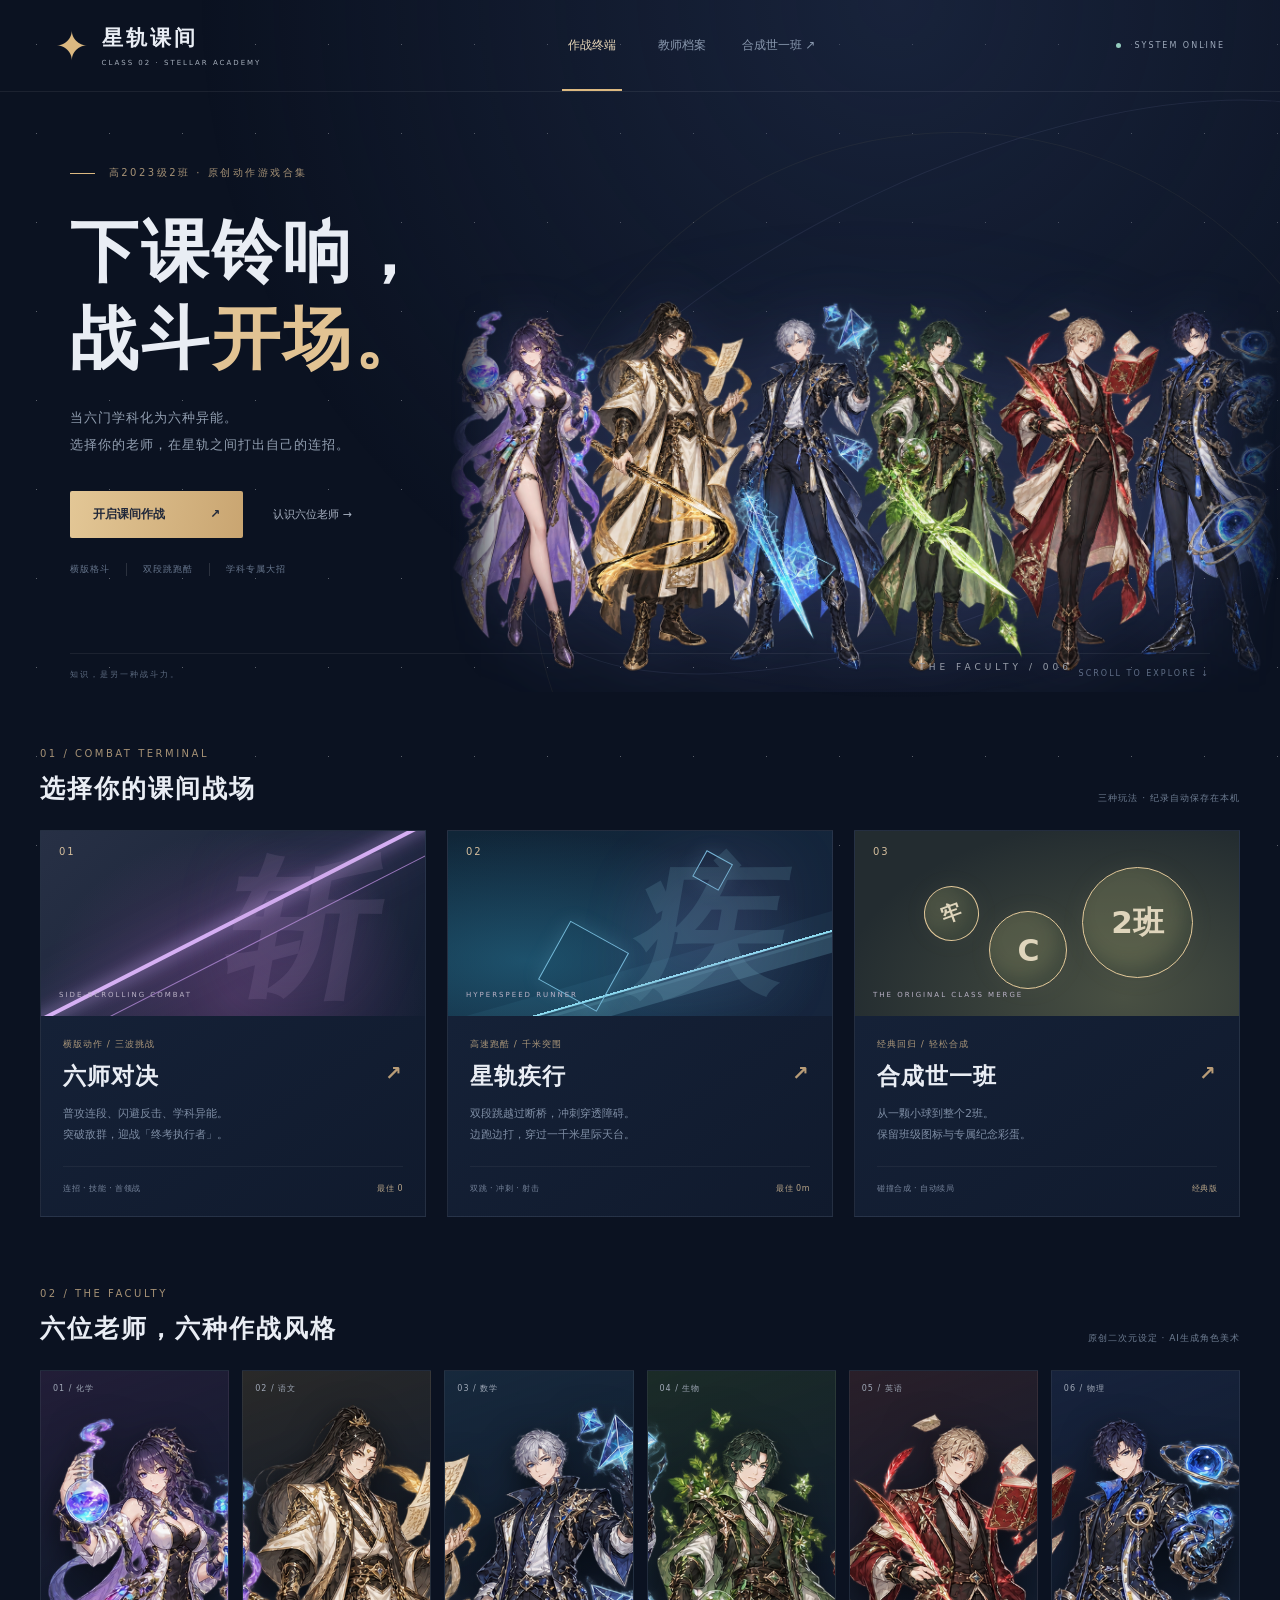
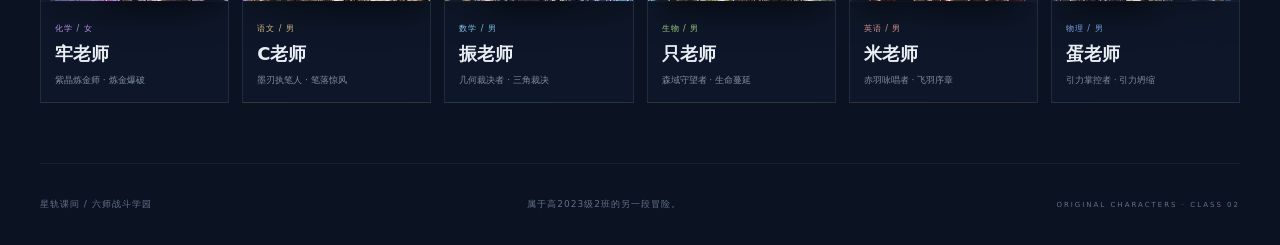
<file: index.html>
<!doctype html><html lang="zh-CN"><head><meta charset="utf-8"><meta name="viewport" content="width=device-width,initial-scale=1,viewport-fit=cover"><meta name="theme-color" content="#0d1425"><meta name="description" content="六位老师，六种学科异能。原创二次元横版格斗、高速跑酷与班级合成游戏。"><title>六师战斗学园 · 星轨课间</title><meta name="mobile-web-app-capable" content="yes"><meta name="apple-mobile-web-app-capable" content="yes"><meta name="apple-mobile-web-app-status-bar-style" content="black-translucent"><link rel="manifest" href="manifest.webmanifest"><link rel="stylesheet" href="academy.css?v=20261102-joystick1"></head><body>
<div class="stars-backdrop"></div><header class="nav"><a href="./" class="logo"><span>✦</span><b>星轨课间<small>CLASS 02 · STELLAR ACADEMY</small></b></a><nav><button class="nav-active" data-scroll="games">作战终端</button><button data-scroll="faculty">教师档案</button><a href="merge.html">合成世一班 ↗</a></nav><span class="online"><i></i> SYSTEM ONLINE</span></header>
<main id="lobby"><section class="hero"><div class="orbit orbit-one"></div><div class="orbit orbit-two"></div><div class="hero-copy"><div class="eyebrow"><span></span> 高2023级2班 · 原创动作游戏合集</div><h1>下课铃响，<br>战斗<span>开场。</span></h1><p>当六门学科化为六种异能。<br>选择你的老师，在星轨之间打出自己的连招。</p><div class="hero-actions"><button class="gold-button" data-scroll="games">开启课间作战 <span>↗</span></button><button class="quiet-button" data-scroll="faculty">认识六位老师 →</button></div><div class="hero-tags"><span>横版格斗</span><span>双段跳跑酷</span><span>学科专属大招</span></div></div><div class="hero-art"><img src="teachers-atlas.png" alt="六位原创二次元老师：化学牢老师、语文C老师、数学振老师、生物只老师、英语米老师、物理蛋老师"><span class="art-note">THE FACULTY / 006</span><div class="hero-art-glow"></div></div><div class="hero-bottom"><span>知识，是另一种战斗力。</span><span>SCROLL TO EXPLORE ↓</span></div></section>
<section id="games" class="section"><div class="section-heading"><div><span class="eyebrow">01 / COMBAT TERMINAL</span><h2>选择你的课间战场</h2></div><span class="section-side">三种玩法 · 纪录自动保存在本机</span></div><div class="mode-grid"><button class="mode-card fighter-card" data-mode="fighter"><div class="mode-art"><div class="arena-line"></div><span class="mode-symbol">斩</span><span class="mode-number">01</span><span class="mode-tag">SIDE-SCROLLING COMBAT</span></div><div class="mode-body"><div class="mode-kicker">横版动作 / 三波挑战</div><h3>六师对决 <span>↗</span></h3><p>普攻连段、闪避反击、学科异能。<br>突破敌群，迎战「终考执行者」。</p><div class="mode-meta"><span>连招 · 技能 · 首领战</span><b id="fighterRecord">最佳 0</b></div></div></button><button class="mode-card runner-card" data-mode="runner"><div class="mode-art"><div class="runner-road"></div><span class="mode-symbol">疾</span><span class="mode-number">02</span><span class="mode-tag">HYPERSPEED RUNNER</span></div><div class="mode-body"><div class="mode-kicker">高速跑酷 / 千米突围</div><h3>星轨疾行 <span>↗</span></h3><p>双段跳越过断桥，冲刺穿透障碍。<br>边跑边打，穿过一千米星际天台。</p><div class="mode-meta"><span>双跳 · 冲刺 · 射击</span><b id="runnerRecord">最佳 0m</b></div></div></button><a class="mode-card merge-card" href="merge.html"><div class="mode-art"><span class="merge-orb orb-a">牢</span><span class="merge-orb orb-b">C</span><span class="merge-orb orb-c">2班</span><span class="mode-number">03</span><span class="mode-tag">THE ORIGINAL CLASS MERGE</span></div><div class="mode-body"><div class="mode-kicker">经典回归 / 轻松合成</div><h3>合成世一班 <span>↗</span></h3><p>从一颗小球到整个2班。<br>保留班级图标与专属纪念彩蛋。</p><div class="mode-meta"><span>碰撞合成 · 自动续局</span><b>经典版</b></div></div></a></div></section>
<section id="faculty" class="section faculty-section"><div class="section-heading"><div><span class="eyebrow">02 / THE FACULTY</span><h2>六位老师，六种作战风格</h2></div><span class="section-side">原创二次元设定 · AI生成角色美术</span></div><div id="facultyGrid" class="faculty-grid"></div></section><footer><span>星轨课间 / 六师战斗学园</span><p>属于高2023级2班的另一段冒险。</p><span>ORIGINAL CHARACTERS · CLASS 02</span></footer></main>
<dialog id="selectDialog"><button class="close-dialog" data-close aria-label="关闭角色选择">×</button><div class="eyebrow">PREPARE FOR DEPLOYMENT</div><h2 id="selectTitle">选择出战老师</h2><div id="selectGrid" class="select-grid"></div><div class="selected-detail"><div><span id="selectedSubject"></span><h3 id="selectedName"></h3><p id="selectedDesc"></p></div><div><label>学科异能 <b>E</b></label><strong id="selectedSkill"></strong><label>终结技 <b>Q</b></label><strong id="selectedUlt"></strong></div></div><div id="selectionAbilities" class="ability-intros"></div><div class="briefing" id="briefing"></div><button id="deploy" class="gold-button">确认出战 <span>→</span></button></dialog>
<section id="playScreen" hidden><div class="play-top"><button id="backToLobby">← 返回学园</button><span id="playMode">六师对决</span><div><button id="fullscreenButton" aria-label="进入全屏横屏">⛶ 横屏</button><button id="skillHelpButton">技能介绍</button><button id="audioToggle" aria-pressed="false">音效 关</button><button id="pauseButton">暂停 Ⅱ</button></div></div><div id="canvasShell"><canvas id="actionCanvas" tabindex="0" aria-label="动作游戏。A D或左右键移动，空格跳跃，J攻击，K冲刺，E技能一，R技能二，Q大招，P暂停。"></canvas><div class="battle-hud"><div class="player-hud"><div class="mini-portrait" id="hudPortrait"></div><div class="vitals"><span id="hudName"></span><div class="hp-track"><i id="hpFill"></i></div><small id="hpText">100 / 100</small></div></div><div class="center-hud"><span id="waveText">WAVE 01</span><strong id="scoreText">00000</strong></div><div class="energy-hud"><span>终结能量</span><div><i id="energyFill"></i></div><strong id="energyText">0%</strong></div></div><div id="battleNotice" aria-live="polite"></div><div id="pausePanel" class="game-overlay" hidden><span class="eyebrow">TIME STANDS STILL</span><h2>课间，稍作休息。</h2><button id="continueButton" class="gold-button">继续作战 ▶</button><button id="pauseExit" class="quiet-button">返回学园</button></div><div id="resultPanel" class="game-overlay" hidden><span class="eyebrow" id="resultKicker">MISSION COMPLETE</span><h2 id="resultTitle">作战完成</h2><p id="resultStats"></p><div><button id="retryButton" class="gold-button">再战一次 ↻</button><button id="resultExit" class="quiet-button">返回学园</button></div></div></div><div class="touch-controls"><div class="direction-pad"><div id="moveJoystick" class="move-joystick" role="group" aria-label="移动摇杆，向左或向右拖动"><span class="joystick-axis">‹　›</span><span class="joystick-knob"></span></div><span class="joystick-caption">拖动移动</span></div><div class="action-pad"><button data-action="ult" class="ability-button " aria-label="终结技"><span class="action-face"><span class="action-icon">✦</span><span class="cd-shade"></span><b class="cd-value"></b><kbd>Q</kbd></span><span class="action-caption">终结技</span></button><button data-action="skill" class="ability-button " aria-label="技能一"><span class="action-face"><span class="action-icon">⚗</span><span class="cd-shade"></span><b class="cd-value"></b><kbd>E</kbd></span><span class="action-caption">技能一</span></button><button data-action="skill2" class="ability-button " aria-label="技能二"><span class="action-face"><span class="action-icon">◇</span><span class="cd-shade"></span><b class="cd-value"></b><kbd>R</kbd></span><span class="action-caption">技能二</span></button><button data-action="dash" class="ability-button " aria-label="冲刺"><span class="action-face"><span class="action-icon">➤</span><span class="cd-shade"></span><b class="cd-value"></b><kbd>K</kbd></span><span class="action-caption">冲刺</span></button><button data-action="jump" class="ability-button " aria-label="双跳"><span class="action-face"><span class="action-icon">↑↑</span><span class="cd-shade"></span><b class="cd-value"></b><kbd>空格</kbd></span><span class="action-caption">双跳</span></button><button data-action="attack" class="ability-button attack-button" aria-label="攻击"><span class="action-face"><span class="action-icon">斩</span><span class="cd-shade"></span><b class="cd-value"></b><kbd>J</kbd></span><span class="action-caption">攻击</span></button></div></div><p class="desktop-help" id="controlHint">A / D 移动 · 空格双段跳 · J 普攻 · K 闪避 · E 技能 · Q 终结技 · P 暂停</p></section>
<dialog id="skillDialog"><button class="close-dialog" data-close aria-label="关闭技能介绍">×</button><span class="eyebrow">TEACHER ABILITIES</span><h2 id="skillDialogTitle">技能介绍</h2><div id="battleAbilities" class="ability-intros"></div><p class="briefing">查看介绍时暂停作战与技能冷却。关闭后回到原来的状态。</p><button class="gold-button" data-close>了解，回到战场 →</button></dialog>
<div id="toast" role="status" aria-live="polite"></div><script src="academy.bundle.js?v=20261102-joystick1"></script></body></html>
</file>
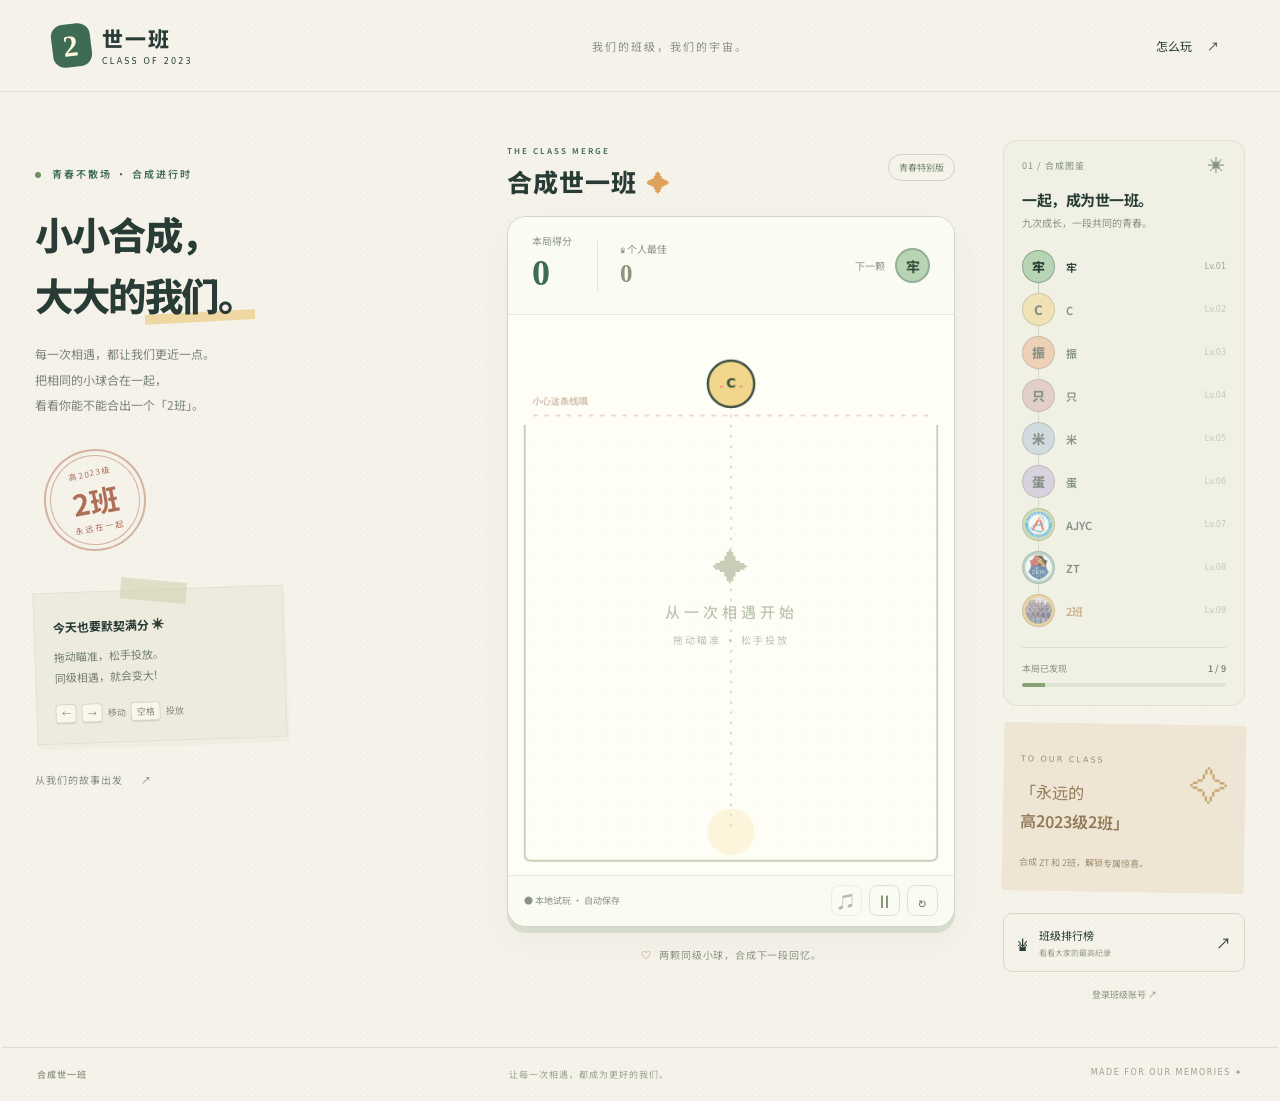
<file: merge.html>
<!doctype html>
<html lang="zh-CN"><head><meta charset="utf-8"><meta name="viewport" content="width=device-width,initial-scale=1,viewport-fit=cover"><meta name="theme-color" content="#f5f2e9"><meta name="description" content="合成相同的小球，一路到2班。属于高2023级2班的青春合成小游戏。"><title>合成世一班 · 青春不散场</title><link rel="stylesheet" href="style.css"></head>
<body>
<header class="topbar"><a class="brand" href="./"><span class="brand-icon">2</span><span>世一班<span class="brand-sub">CLASS OF 2023</span></span></a><span class="edition">我们的班级，我们的宇宙。</span><button id="help" class="text-button">怎么玩 <span>↗</span></button></header>
<main class="layout">
<aside class="intro"><div class="eyebrow"><i></i> 青春不散场 · 合成进行时</div><h1>小小合成，<br>大大的<span class="underlined">我们。</span></h1><p class="intro-copy">每一次相遇，都让我们更近一点。<br>把相同的小球合在一起，<br>看看你能不能合出一个「2班」。</p><div class="class-stamp"><span>高2023级</span><strong>2班</strong><span>永远在一起</span></div><div class="notebook"><span class="tape"></span><div class="note-title">今天也要默契满分 ✳</div><p>拖动瞄准，松手投放。<br>同级相遇，就会变大！</p><div class="key-tip"><kbd>←</kbd><kbd>→</kbd> 移动 <kbd>空格</kbd> 投放</div></div><a class="source-link" href="https://github.com/qie-qie-qie/Git" target="_blank" rel="noopener">从我们的故事出发 <span>↗</span></a></aside>
<section class="play-column" aria-label="合成游戏"><div class="game-heading"><div><span class="eyebrow">THE CLASS MERGE</span><h2>合成世一班<span>✦</span></h2></div><span class="version-tag">青春特别版</span></div>
<div class="game-card"><div class="game-hud"><div class="score-block"><span>本局得分</span><strong id="score">0</strong></div><div class="best-block"><span>♛ 个人最佳</span><strong id="best">0</strong></div><div class="next-block"><span>下一颗</span><div id="nextBall" class="ball-preview"></div></div></div>
<div class="stage-shell"><canvas id="game" width="480" height="720" tabindex="0" role="application" aria-label="游戏区域。左右箭头瞄准，空格投放，P暂停。"></canvas><div class="stage-watermark" id="emptyHint"><span>✦</span><strong>从一次相遇开始</strong><small>拖动瞄准 · 松手投放</small></div><div id="overlay" class="overlay" hidden><div class="over-icon">✦</div><p class="eyebrow">每次相遇都值得纪念</p><h2 id="overTitle">这一局，很有默契！</h2><p>本局得分 <strong id="finalScore">0</strong></p><button id="overlayRestart" class="primary">再来一局 ↗</button></div><div id="pauseOverlay" class="overlay" hidden><p class="eyebrow">TAKE A LITTLE BREAK</p><h2>青春稍作停留</h2><p>小球们在等你回来。</p><button id="resume" class="primary">继续合成 ▶</button></div></div>
<div class="game-toolbar"><span id="gameStatus"><i></i> 本地试玩 · 自动保存</span><div><button id="sound" title="开启音效" aria-label="开启音效" aria-pressed="false">♫</button><button id="pause" title="暂停" aria-label="暂停">Ⅱ</button><button id="restart" title="重新开始" aria-label="重新开始">↻</button></div></div></div><p class="under-game"><span>♡</span> 两颗同级小球，合成下一段回忆。</p></section>
<aside class="right-column"><section class="journey"><div class="section-label"><span>01 / 合成图鉴</span><span>✳</span></div><h3>一起，成为世一班。</h3><p>九次成长，一段共同的青春。</p><div id="tierList" class="tier-list"></div><div class="journey-progress"><span>本局已发现 <b id="discovered">1 / 9</b></span><div><i id="progressFill"></i></div></div></section><section class="memory-note"><span>TO OUR CLASS</span><p>「永远的<br><strong>高2023级2班」</strong></p><small>合成 ZT 和 2班，解锁专属惊喜。</small><span class="note-star">✧</span></section><button id="leaderboard" class="board-button">♛ <span>班级排行榜<small>看看大家的最高纪录</small></span><b>↗</b></button><button id="account" class="text-button account-link">登录班级账号 ↗</button></aside>
</main><footer><span>合成世一班</span><span>让每一次相遇，都成为更好的我们。</span><span>MADE FOR OUR MEMORIES ✦</span></footer>
<dialog id="helpDialog"><button class="dialog-close" data-close aria-label="关闭">×</button><p class="eyebrow">HOW TO PLAY</p><h2>把相遇，变成成长。</h2><ol class="help-list"><li>在游戏区域按住拖动瞄准，松开即可投放；也可直接点击。</li><li>两个同级小球碰撞后，合成下一级并获得分数。</li><li>小球持续越过危险线约 2 秒，本局结束。刚投放的小球有保护时间。</li><li>键盘 ← → 瞄准，空格或 ↓ 投放，P 暂停。</li><li>进度保存在当前浏览器。班级账号可使用原版云端排行榜。</li></ol><button class="primary" data-close>知道啦，开始合成 ↗</button></dialog>
<dialog id="confirmDialog"><h2>重新开始这一局？</h2><p>当前进度会清空，最高纪录会保留。</p><div class="dialog-actions"><button data-close>继续这一局</button><button id="confirmRestart" class="primary">重新开始</button></div></dialog>
<dialog id="loginOverlay"><button class="dialog-close" data-close aria-label="关闭">×</button><form id="loginForm"><p class="eyebrow">CLASSMATES ONLY</p><h2 id="loginTitle">回到我们的班级</h2><p>使用原版白名单账号连接班级排行榜。</p><label for="usernameInput">班级账号</label><input id="usernameInput" autocomplete="username" autocapitalize="none" maxlength="40" required placeholder="输入老师设置的账号名"><button id="loginButton" class="primary" type="submit">登录游戏</button><p id="loginMessage" role="status" aria-live="polite"></p></form><button id="logout" hidden>退出班级账号</button><small>无需账号也能本地试玩；本地成绩不上传。</small></dialog>
<dialog id="boardOverlay"><button class="dialog-close" id="boardClose" aria-label="关闭">×</button><p class="eyebrow">OUR CLASS, OUR RECORDS</p><h2 id="boardTitle">班级排行榜</h2><div id="boardStatus" role="status" aria-live="polite"></div><ol id="boardList" class="board-list"></ol><p class="board-footnote">本地试玩纪录单独保存，只有班级账号成绩参与云端排行。</p></dialog>
<div id="toast" role="status" aria-live="polite"></div><script src="game.js"></script></body></html>
</file>
<file: academy.css>
:root{color-scheme:dark;--bg:#0b1221;--panel:#121e33;--ink:#e9edf4;--muted:#8190a8;--gold:#dcb981;--line:#ffffff12;font-family:'PingFang SC','Microsoft YaHei',system-ui,sans-serif}*{box-sizing:border-box}body{margin:0;background:var(--bg);color:var(--ink)}button,input,a{-webkit-tap-highlight-color:transparent}button{font:inherit;color:inherit;cursor:pointer;background:none;border:0}a{color:inherit;text-decoration:none}button:focus-visible,a:focus-visible,canvas:focus-visible{outline:2px solid var(--gold);outline-offset:5px}button:disabled{opacity:.5;cursor:wait}[hidden]{display:none!important}.stars-backdrop{position:fixed;inset:0;pointer-events:none;background:radial-gradient(ellipse at 70% 0%,#24325288,transparent 55%),radial-gradient(#ffffff55 .7px,transparent .8px);background-size:auto,73px 89px;z-index:-1}.nav{height:92px;max-width:1400px;padding:0 55px;margin:auto;display:flex;align-items:center;justify-content:space-between;border-bottom:1px solid var(--line)}.logo{display:flex;gap:13px;align-items:center}.logo>span{font-size:40px;color:var(--gold)}.logo b{font-size:21px;letter-spacing:3px}.logo small{display:block;font-size:7px;letter-spacing:2px;font-weight:400;margin-top:7px;color:#a6afbc}.nav nav{display:flex;gap:30px;align-items:center;font-size:12px;color:#8998ae;height:100%}.nav nav button{height:100%;position:relative;font-size:12px}.nav-active{color:#e5d5b7}.nav-active:after{content:'';position:absolute;height:2px;bottom:0;background:var(--gold);left:0;right:0}.online{font-size:8px;letter-spacing:2px;color:#9da9ba}.online i{display:inline-block;width:5px;height:5px;border-radius:50%;background:#94ccbe;margin-right:9px}.hero{max-width:1400px;margin:auto;min-height:600px;position:relative;padding:74px 70px 55px;overflow:hidden}.hero-copy{position:relative;z-index:2;pointer-events:none}.hero-copy button{pointer-events:auto}.eyebrow{font-size:10px;letter-spacing:2.5px;color:#a59175;font-weight:500}.eyebrow>span{width:25px;height:1px;background:var(--gold);display:inline-block;vertical-align:middle;margin-right:8px}.hero h1{font-size:68px;letter-spacing:3px;line-height:1.28;margin:28px 0 22px;font-weight:800}.hero h1 span{color:#e2c393}.hero-copy>p{font-size:13px;color:#929fb1;line-height:2.1;letter-spacing:1px}.hero-actions{display:flex;gap:12px;margin-top:32px;align-items:center}.gold-button{display:inline-flex;gap:45px;justify-content:space-between;align-items:center;background:linear-gradient(100deg,#e3c796,#c9a571);color:#20283a;font-weight:700;font-size:12px;padding:15px 23px;border-radius:2px;transition:.2s}.gold-button:hover{filter:brightness(1.12);box-shadow:0 0 30px #e3c79625}.quiet-button{padding:13px 18px;font-size:11px;color:#a7b0c0;transition:.2s}.quiet-button:hover{color:#f4e6ca}.hero-tags{display:flex;gap:16px;margin-top:25px;color:#66758c;font-size:9px;letter-spacing:1px}.hero-tags span:not(:first-child){border-left:1px solid #ffffff22;padding-left:16px}.hero-art{position:absolute;width:65%;height:86%;right:0;bottom:0;z-index:1;display:flex;align-items:flex-end;justify-content:center;mask-image:linear-gradient(to right,transparent,black 8%,black 90%,transparent)}.hero-art>img{width:100%;height:100%;object-fit:contain;object-position:bottom;filter:drop-shadow(0 0 25px #7485cd25)}.art-note{position:absolute;bottom:20px;right:25%;font-size:9px;letter-spacing:4px;color:#9ba1ac}.hero-art-glow{position:absolute;width:85%;height:65%;border-radius:50%;background:#7b8bcb20;filter:blur(70px);z-index:-1}.orbit{position:absolute;border:1px solid #7e89b322;transform:rotate(-25deg);border-radius:50%;pointer-events:none}.orbit-one{width:1000px;height:430px;right:-190px;top:80px}.orbit-two{width:850px;height:850px;right:-100px;top:40px;border-color:#cfb68110}.hero-bottom{position:absolute;bottom:12px;left:70px;right:70px;display:flex;justify-content:space-between;border-top:1px solid var(--line);padding-top:15px;font-size:8px;letter-spacing:2px;color:#5f6d83}.section{max-width:1280px;margin:50px auto 0;padding:0 40px;scroll-margin-top:28px}.section-heading{display:flex;justify-content:space-between;align-items:flex-end;margin-bottom:25px}.section-heading h2{font-size:25px;letter-spacing:2px;font-weight:600;margin:11px 0 0}.section-side{font-size:9px;color:#6e7d92;letter-spacing:1px}.mode-grid{display:grid;grid-template-columns:repeat(3,1fr);gap:21px}.mode-card{text-align:left;display:block;padding:0;background:linear-gradient(145deg,#17243b,#101a2d);border:1px solid #ffffff13;position:relative;overflow:hidden;transition:transform .2s,border-color .2s}.mode-card:hover{transform:translateY(-5px);border-color:#dcb98166}.mode-art{height:185px;position:relative;overflow:hidden;background:radial-gradient(ellipse at 50% 90%,#824a8f66,transparent 70%),linear-gradient(135deg,#273045,#151f34)}.mode-symbol{position:absolute;right:12%;bottom:-9%;font-size:150px;font-weight:800;color:#bda1ce20;text-shadow:0 0 65px #c78be830;transform:skew(-10deg)}.mode-number{position:absolute;top:15px;left:18px;font-size:10px;letter-spacing:2px;color:#d3bd9c}.mode-tag{position:absolute;bottom:17px;left:18px;font-size:7px;letter-spacing:2px;color:#bbb3c7}.arena-line{position:absolute;width:140%;height:4px;background:#d6b0f4;box-shadow:0 0 16px #d8b5ff,0 0 50px #bd77f1;transform:rotate(-27deg);left:-20%;top:48%}.arena-line:after{content:'';position:absolute;width:100%;height:1px;top:30px;background:#9a78bd}.runner-card .mode-art{background:radial-gradient(ellipse at 20% 70%,#27779788,transparent 70%),linear-gradient(140deg,#102638,#16253d)}.runner-card .mode-symbol{color:#6da6bb33}.runner-road{position:absolute;bottom:37px;width:110%;height:18px;transform:rotate(-16deg);background:#70bfd911;box-shadow:0 2px #8ddbf0,0 7px #8ddbf022,0 22px #8ddbf033}.runner-road:before,.runner-road:after{content:'';position:absolute;left:25%;bottom:0;width:65px;height:65px;border:1px solid #73b8d7;transform:rotate(45deg);box-shadow:0 0 20px #73b8d733}.runner-road:after{left:65%;bottom:75px;width:28px;height:28px}.merge-card .mode-art{background:radial-gradient(ellipse at 70% 90%,#82865f66,transparent 75%),#232c30}.merge-orb{position:absolute;display:grid;place-items:center;border-radius:50%;border:1px solid #e1c799;font-weight:700;color:#dfd5bc;background:#8e916355;box-shadow:inset -8px -10px 18px #101d2555,0 0 30px #e1c7990b}.orb-a{width:55px;height:55px;top:55px;left:18%;transform:rotate(-20deg);font-size:20px}.orb-b{width:78px;height:78px;top:80px;left:35%;font-size:30px}.orb-c{width:111px;height:111px;top:36px;right:12%;font-size:31px}.mode-body{padding:22px}.mode-kicker{font-size:9px;letter-spacing:1px;color:#aa9679}.mode-body h3{font-size:23px;font-weight:600;letter-spacing:1px;margin:10px 0}.mode-body h3 span{float:right;font-size:20px;color:#b89c77}.mode-body p{font-size:11px;line-height:1.95;color:#7e8da4}.mode-meta{display:flex;justify-content:space-between;font-size:8px;letter-spacing:.5px;border-top:1px solid #ffffff0d;padding-top:16px;margin-top:20px;color:#75839a}.mode-meta b{font-weight:400;color:#b7a487}.faculty-section{margin-top:65px}.faculty-grid{display:grid;grid-template-columns:repeat(6,1fr);gap:13px}.faculty-card{position:relative;overflow:hidden;border:1px solid #ffffff11;background:linear-gradient(160deg,var(--char-glow),#111c2e 70%);padding:0;text-align:left;transition:.2s}.faculty-card:hover{border-color:var(--char-color);transform:translateY(-4px)}.teacher-art{height:230px;background-image:url('teachers-atlas.png');background-repeat:no-repeat;background-size:600% auto;background-position:var(--char-pos) top;filter:drop-shadow(0 10px 16px #0009)}.teacher-info{padding:14px;border-top:1px solid #ffffff0a;background:#0d1728bb}.teacher-info>span{font-size:8px;color:var(--char-color);letter-spacing:1px}.teacher-info h3{font-size:18px;font-weight:600;margin:7px 0}.teacher-info p{font-size:9px;color:#7f8da3;margin:0;line-height:1.7}.faculty-index{position:absolute;top:12px;left:12px;font-size:8px;letter-spacing:1px;color:#a0a9b7}footer{max-width:1200px;margin:60px auto 0;padding:25px 0;display:flex;justify-content:space-between;align-items:center;border-top:1px solid var(--line);font-size:9px;color:#637188;letter-spacing:1px}footer p{font-size:9px}footer>span:last-child{font-size:7px;letter-spacing:2px}dialog{color:var(--ink);background:linear-gradient(140deg,#1b2941,#0d1729);border:1px solid #b59b7055;max-width:900px;width:calc(100% - 32px);padding:35px;box-shadow:0 30px 100px #0009}dialog::backdrop{background:#070b16c9;backdrop-filter:blur(10px)}dialog h2{font-size:26px;font-weight:600;letter-spacing:2px}.close-dialog{position:absolute;right:15px;top:9px;font-size:29px;color:#8391a7}.select-grid{display:grid;grid-template-columns:repeat(6,1fr);gap:9px;margin:25px 0}.select-card{padding:0;position:relative;text-align:center;background:linear-gradient(165deg,var(--char-glow),#111c2d);border:1px solid #ffffff10;transition:.15s}.select-card:hover{border-color:#8a8290}.select-card.active{border-color:var(--char-color);box-shadow:0 0 15px var(--char-glow)}.select-card .teacher-art{height:182px}.select-card b{font-size:12px;display:block;padding:9px;background:#0b1325a0}.selected-detail{display:grid;grid-template-columns:1.4fr 1fr;gap:20px;border-top:1px solid #ffffff15;border-bottom:1px solid #ffffff15;padding:20px 0;margin-bottom:20px}.selected-detail span{font-size:9px;color:var(--gold);letter-spacing:2px}.selected-detail h3{font-size:22px;letter-spacing:2px;font-weight:500;margin:8px 0}.selected-detail p{font-size:11px;color:#93a0b2;line-height:1.8;margin:0}.selected-detail label{display:block;font-size:9px;color:#78869e;margin:0 0 6px}.selected-detail label b{margin-left:8px;padding:0 4px;border:1px solid #626e84}.selected-detail strong{font-weight:500;font-size:13px;display:block;margin-bottom:14px;color:#ceb68e}.briefing{font-size:11px;line-height:1.9;color:#8e9bb0;margin:0 0 23px}#deploy{width:100%}#playScreen{max-width:1320px;margin:auto;padding:22px 35px}.nav.playing{display:none}.play-top{display:flex;justify-content:space-between;align-items:center;margin-bottom:16px;font-size:12px;color:#9eacbf}.play-top>span{letter-spacing:3px;color:var(--gold);font-weight:600}.play-top>div{display:flex;gap:16px}.play-top button{font-size:10px;padding:8px 5px}.play-top button:hover{color:var(--gold)}#canvasShell{position:relative;aspect-ratio:16/9;background:#101c31;border:1px solid #a2927144;box-shadow:0 15px 65px #0005;overflow:hidden}#actionCanvas{display:block;width:100%;height:100%;touch-action:none}.battle-hud{position:absolute;top:22px;left:25px;right:25px;display:flex;justify-content:space-between;pointer-events:none;gap:20px;text-shadow:0 2px 5px #0008}.player-hud{display:flex;align-items:center;gap:11px;width:250px}.mini-portrait{width:50px;height:50px;border:1px solid #d9c08c77;background-color:#25344c;background-image:url('teachers-atlas.png');background-size:600% 290%;background-position:var(--char-pos) 1%;border-radius:50%}.vitals{flex:1}.vitals>span{font-size:12px;font-weight:600;letter-spacing:1px}.hp-track{background:#101b2a;height:6px;margin:7px 0 4px;border:1px solid #6e8d8677}.hp-track i{display:block;height:100%;background:linear-gradient(90deg,#76c5ac,#c0f3c8);transition:width .1s}.vitals small{font:8px system-ui;color:#a8bab9}.center-hud{text-align:center}.center-hud>span{font-size:8px;letter-spacing:2px;color:#d4bd8f;display:block}.center-hud strong{display:block;font:24px/1.5 Georgia,serif;color:#f0e2c5;letter-spacing:3px}.energy-hud{width:160px;text-align:right}.energy-hud>span{font-size:8px;letter-spacing:2px;color:#b3a2ca}.energy-hud>div{background:#101729;height:5px;border:1px solid #9a8aaf55;margin-top:8px}.energy-hud i{display:block;height:100%;background:linear-gradient(90deg,#9171cb,#e1bafb);transition:width .2s}.energy-hud strong{font-size:12px;line-height:2;color:#d8c2f1}.skill-hud{position:absolute;left:25px;right:25px;bottom:18px;display:flex;gap:23px;pointer-events:none;font-size:9px;color:#a6b1c0;align-items:center}.skill-hud span{display:flex;align-items:center;gap:6px}.skill-hud kbd{font:9px system-ui;min-width:20px;padding:4px 5px;border:1px solid #a5adbc55;background:#152239aa;display:inline-block;text-align:center}.skill-hud b{font:9px system-ui;color:#e0b985}.skill-hud em{font-style:normal}.ult-hint{color:#dcbdf6!important;margin-left:auto}#battleNotice{position:absolute;left:0;right:0;top:23%;text-align:center;pointer-events:none;color:#e7d1a8;font-size:22px;letter-spacing:5px;text-shadow:0 2px 20px #000;transition:opacity .3s;opacity:0}#battleNotice.show{opacity:1}.game-overlay{position:absolute;inset:0;background:#0b1426d9;backdrop-filter:blur(8px);display:flex;flex-direction:column;align-items:center;justify-content:center;text-align:center;gap:20px;z-index:3}.game-overlay h2{font-size:35px;font-weight:600;letter-spacing:4px;margin:5px 0}.game-overlay p{font-size:13px;color:#a4b1c3}.game-overlay>div{display:flex;gap:15px}.desktop-help{text-align:center;font-size:10px;color:#63748d;letter-spacing:1px;margin-top:20px}.touch-controls{display:none}#toast{position:fixed;bottom:26px;left:50%;transform:translate(-50%,15px);padding:13px 23px;background:#263348f5;border:1px solid #cfb48655;color:#e1ccaa;font-size:12px;opacity:0;pointer-events:none;transition:.2s;z-index:10}#toast.visible{opacity:1;transform:translate(-50%,0)}
@media(min-width:1500px){.hero-art{right:-3%;width:70%}}@media(max-width:1100px){.hero{padding-left:40px;min-height:550px}.hero h1{font-size:58px}.hero-art{width:68%;right:0;opacity:.8}.hero-bottom{left:40px;right:40px}.nav{padding:0 35px}.faculty-grid{gap:8px}.teacher-art{height:190px}.teacher-info{padding:10px}.teacher-info p{font-size:8px}.section{padding:0 30px}.select-card .teacher-art{height:155px}footer{margin-left:30px;margin-right:30px}}
@media(max-width:800px){.online{display:none}.nav nav{gap:20px}.hero{min-height:610px;padding-top:50px}.hero-art{height:58%;width:100%;right:0;opacity:.75;mask-image:linear-gradient(to right,transparent,black 25%);bottom:25px}.hero-copy{z-index:2}.hero h1{font-size:54px}.hero-copy p{font-size:12px}.hero-actions{margin-top:25px}.hero-tags{margin-top:20px}.mode-grid{gap:12px}.mode-art{height:150px}.mode-body{padding:16px}.mode-body h3{font-size:20px}.mode-body p{font-size:10px}.mode-meta{display:block;line-height:2}.mode-meta b{display:block}.mode-symbol{font-size:130px}.faculty-grid{grid-template-columns:repeat(3,1fr);gap:15px}.teacher-art{height:250px}.faculty-card{max-width:230px}.teacher-info p{font-size:10px}.select-card .teacher-art{height:120px}.selected-detail{gap:15px}#playScreen{padding:15px}.skill-hud{gap:12px;left:15px;right:15px;bottom:10px}.battle-hud{top:12px;left:15px;right:15px}.player-hud{width:190px}.energy-hud{width:130px}.touch-controls{display:flex;justify-content:space-between;align-items:center;gap:20px;padding-top:18px}.direction-pad{display:flex;gap:12px}.touch-controls button{touch-action:none;user-select:none;-webkit-user-select:none;border:1px solid #cbb58e44;background:#18243a;font-size:11px;width:53px;height:53px;border-radius:50%;color:#c7d0df}.touch-controls button:active{background:#534e50;transform:scale(.94)}.action-pad{display:flex;gap:9px;align-items:center}.action-pad button{width:46px;height:46px}.action-pad .attack-button{width:63px;height:63px;background:#b7986688;border-color:#e2c394;color:#fff3d7}.action-pad button:first-child{color:#d6b8f4;border-color:#a38bc055}.desktop-help{font-size:8px;line-height:1.8}}
@media(max-width:600px){.nav{height:72px;padding:0 19px}.logo>span{font-size:29px}.logo b{font-size:18px}.logo small{font-size:5px;letter-spacing:1.5px}.nav nav{gap:12px}.nav nav button{font-size:10px}.nav nav>a{display:none}.hero{padding:35px 24px 55px;min-height:660px}.hero h1{font-size:47px;line-height:1.3;margin:25px 0 17px}.hero .eyebrow{font-size:8px;letter-spacing:1.2px}.hero-copy>p{font-size:11px}.hero-art{height:43%;width:100%;right:0;opacity:.9;bottom:25px;mask-image:linear-gradient(to bottom,black 85%,transparent)}.hero-actions{gap:0;margin-top:22px}.gold-button{font-size:11px;padding:13px 18px;gap:25px}.quiet-button{font-size:10px;padding:12px}.hero-tags{display:none}.hero-bottom{left:24px;right:24px;bottom:0;font-size:6px}.hero-bottom>span:last-child{font-size:5px}.section{padding:0 20px;margin-top:38px}.section-heading h2{font-size:21px;letter-spacing:1px}.section-heading .eyebrow{font-size:8px}.section-side{display:none}.mode-grid{grid-template-columns:1fr;gap:16px}.mode-card{display:grid;grid-template-columns:115px 1fr}.mode-art{height:100%;min-height:180px}.mode-number{left:10px;top:10px;font-size:8px}.mode-tag{display:none}.mode-body{padding:19px 16px}.mode-body h3{font-size:22px}.mode-body p{font-size:10px}.mode-kicker{font-size:8px}.mode-meta{font-size:7px;display:flex;padding-top:12px;margin-top:14px}.mode-symbol{font-size:125px;right:-25px;bottom:0}.orb-a{width:35px;height:35px;left:5px;top:50px;font-size:14px}.orb-b{width:50px;height:50px;left:5px;top:100px;font-size:20px}.orb-c{width:73px;height:73px;right:-15px;top:70px;font-size:24px}.faculty-grid{gap:10px;grid-template-columns:repeat(2,1fr)}.teacher-art{height:235px}.teacher-info{padding:14px}.teacher-info h3{font-size:19px}.teacher-info p{font-size:9px}footer{margin:40px 20px 0;flex-wrap:wrap;gap:10px;justify-content:center;font-size:8px}footer p{display:none}footer>span:last-child{font-size:6px}dialog{padding:25px 20px;max-height:92dvh;overflow:auto}dialog h2{font-size:23px;margin:15px 0}.select-grid{grid-template-columns:repeat(3,1fr);gap:8px;margin:18px 0}.select-card .teacher-art{height:120px}.select-card b{font-size:10px;padding:6px}.selected-detail{grid-template-columns:1fr 1fr;padding:15px 0;gap:15px;margin-bottom:12px}.selected-detail h3{font-size:19px}.selected-detail p{font-size:9px}.selected-detail strong{font-size:11px;margin-bottom:10px}.selected-detail label{font-size:8px}.briefing{font-size:10px;line-height:1.8;margin-bottom:15px}.selected-detail>div:first-child>span{font-size:8px}.play-top{font-size:10px;gap:10px;margin-bottom:9px}.play-top>span{font-size:11px;letter-spacing:1px}.play-top>div{gap:8px}.play-top button{font-size:9px}.battle-hud{gap:7px;top:8px;left:9px;right:9px}.mini-portrait{width:32px;height:32px}.player-hud{width:122px;gap:6px}.vitals>span{font-size:8px;letter-spacing:0}.hp-track{height:4px;margin:4px 0 2px}.vitals small{font-size:6px}.center-hud>span{font-size:5px;letter-spacing:1px}.center-hud strong{font-size:16px}.energy-hud{width:70px}.energy-hud>span{font-size:5px;letter-spacing:1px}.energy-hud>div{height:4px;margin-top:5px}.energy-hud strong{font-size:8px}.skill-hud{display:none}#battleNotice{font-size:13px;letter-spacing:2px}.game-overlay{gap:10px}.game-overlay .eyebrow{font-size:7px}.game-overlay h2{font-size:20px;letter-spacing:2px}.game-overlay p{font-size:9px}.game-overlay>div{gap:4px}.game-overlay .gold-button{padding:10px 15px;font-size:10px}.touch-controls{gap:8px;padding-top:18px}.direction-pad{gap:8px}.touch-controls button{width:36px;height:42px;border-radius:9px;font-size:10px}.action-pad{gap:6px}.action-pad button{width:36px;height:42px;border-radius:9px;font-size:9px}.action-pad .attack-button{width:48px;height:51px}.action-pad button:first-child{height:35px;width:32px;font-size:8px}#canvasShell{aspect-ratio:4/3}.desktop-help{font-size:7px;letter-spacing:0;margin-top:16px}.play-top #playMode{white-space:nowrap}}
@media(max-width:380px){.hero h1{font-size:42px}.touch-controls{flex-wrap:wrap;justify-content:center;gap:12px}.direction-pad{margin-right:auto}.action-pad{margin-left:auto}.teacher-art{height:205px}}
@media(orientation:landscape) and (max-height:550px){#playScreen{padding:8px 20px;max-width:1000px}.play-top{margin-bottom:5px}#canvasShell{height:calc(100dvh - 65px);aspect-ratio:auto}.touch-controls{position:absolute;bottom:17px;left:35px;right:35px;padding:0;pointer-events:none}.touch-controls button{pointer-events:auto;opacity:.72}.skill-hud{display:none}.desktop-help{display:none}.battle-hud{top:10px}.game-overlay h2{font-size:24px}}
@media(prefers-reduced-motion:reduce){*{scroll-behavior:auto!important;transition:none!important}}

@media(max-width:600px){.desktop-help:after{content:"横屏游玩，获得更宽的战斗视野。";display:block;margin-top:9px;color:#b4a182;font-size:9px}}
/* Mobile combat layout v2: fixed landscape canvas, including a CSS rotation fallback. */
#playScreen{position:relative}.play-top>div{gap:12px}.play-top button{white-space:nowrap}.ability-intros{display:grid;grid-template-columns:1fr 1fr;gap:10px;margin:16px 0 20px}.ability-intro{display:flex;gap:10px;padding:13px;background:#0b152a80;border:1px solid #a9987930;text-align:left}.ability-intro>kbd{display:grid;place-items:center;flex:0 0 28px;height:28px;border:1px solid #cfb28377;color:#e9cfa1;font:600 12px system-ui}.ability-intro h4{font-size:12px;font-weight:600;color:#e8d3ac;margin:0 0 6px;line-height:1.6}.ability-intro h4 small{display:block;font-size:9px;font-weight:400;color:#a199b4}.ability-intro p{font-size:10px;line-height:1.9;color:#96a5bb;margin:0}#skillDialog{max-width:780px;max-height:90dvh;overflow:auto}#skillDialog h2{margin:12px 0 16px}
.touch-controls{display:flex;position:absolute;bottom:73px;left:54px;right:54px;padding:0;pointer-events:none;justify-content:space-between;align-items:flex-end;z-index:2}.direction-pad{display:none}.action-pad{display:flex;gap:10px;margin-left:auto;align-items:flex-end}.action-pad .ability-button{display:flex;flex-direction:column;align-items:center;gap:5px;position:relative;width:65px;height:82px;border:0;background:transparent;border-radius:0;padding:0;touch-action:none;pointer-events:auto;user-select:none;-webkit-user-select:none;isolation:isolate}.action-face{position:relative;display:grid;place-items:center;width:58px;height:58px;border:1px solid #9ba9bd88;border-radius:50%;background:radial-gradient(circle at 40% 30%,#354a67,#142239 75%);overflow:hidden;box-shadow:0 3px 10px #0005}.action-icon{font-size:24px;color:var(--ability-color,#d9c498);line-height:1;pointer-events:none}.action-face>kbd{position:absolute;right:2px;bottom:3px;min-width:15px;color:#cfb98f;font:8px system-ui;z-index:3;background:#101b2abb;border-radius:4px;padding:1px 3px}.action-caption{font-size:9px;line-height:1.4;max-width:78px;color:#d3dbea;text-shadow:0 1px 5px #001;white-space:nowrap;pointer-events:none}.cd-shade{position:absolute;inset:0;border-radius:inherit;background:conic-gradient(#050c1de6 var(--cooldown,0deg),transparent 0);pointer-events:none;opacity:0}.cooling .cd-shade{opacity:1}.cd-value{position:absolute;inset:0;display:grid;place-items:center;color:#fff4dc;font:700 19px system-ui;text-shadow:0 1px 5px #000;pointer-events:none;z-index:2}.cd-value:empty{display:none}.energy-pending .cd-value{font-size:13px;background:#0b102599}.ability-ready .action-face{border-color:var(--ability-color,#dcc58f);box-shadow:0 0 15px #bba5f02a}.ability-button[aria-disabled=true]{cursor:default}.action-pad .attack-button{width:76px;height:92px}.attack-button .action-face{width:70px;height:70px;border-color:#e3bf82;background:radial-gradient(circle at 40% 30%,#8b7450,#3e3941 80%)}.attack-button .action-icon{font-size:28px;color:#f8d99f}.action-pad button:first-child{width:65px;height:82px}.action-pad button:first-child .action-face{border-color:#a98dc9}.action-pad button:active:not([aria-disabled=true]) .action-face{filter:brightness(1.5);transform:scale(.94)}.desktop-help{margin-top:15px}
body.battle-mobile{overflow:hidden;overscroll-behavior:none;touch-action:none;background:#0b1427}body.battle-mobile #playScreen{position:fixed;inset:0;padding:0;margin:0;width:var(--battle-width,100dvw);height:var(--battle-height,100dvh);max-width:none;overflow:hidden;background:#0b1427;z-index:5;touch-action:none}body.battle-rotated #playScreen{inset:auto;left:50%;top:50%;transform:translate(-50%,-50%) rotate(90deg);transform-origin:center}body.battle-mobile .play-top{position:absolute;top:0;left:0;right:0;height:36px;padding:0 max(13px,env(safe-area-inset-right)) 0 max(13px,env(safe-area-inset-left));margin:0;z-index:4;background:#0b1427e8;gap:8px}body.battle-mobile .play-top>span{font-size:10px;letter-spacing:1px}body.battle-mobile .play-top button{font-size:10px;padding:5px 4px;min-height:30px}body.battle-mobile .play-top>div{gap:9px}body.battle-mobile #canvasShell{position:absolute;top:36px;left:0;right:0;bottom:0;height:auto;width:auto;aspect-ratio:auto;border:0;box-shadow:none}body.battle-mobile .battle-hud{top:10px;left:18px;right:18px;gap:15px}body.battle-mobile .player-hud{width:180px;gap:9px}body.battle-mobile .mini-portrait{width:38px;height:38px}body.battle-mobile .vitals>span{font-size:10px}body.battle-mobile .vitals small{font-size:8px}body.battle-mobile .hp-track{height:5px;margin:5px 0 3px}body.battle-mobile .center-hud>span{font-size:7px}body.battle-mobile .center-hud strong{font-size:20px}body.battle-mobile .energy-hud{width:105px}body.battle-mobile .energy-hud>span{font-size:7px}body.battle-mobile .energy-hud strong{font-size:10px}body.battle-mobile .touch-controls{position:absolute;left:max(18px,env(safe-area-inset-left));right:max(16px,env(safe-area-inset-right));bottom:10px;gap:15px;display:flex;padding:0;flex-wrap:nowrap;align-items:flex-end}body.battle-mobile .direction-pad{display:flex;gap:10px;margin:0;pointer-events:auto;padding-bottom:14px}body.battle-mobile .direction-pad>button{width:49px;height:49px;border:1px solid #a7bbcf66;border-radius:12px;background:#14243bd9;color:#d9e7ec;font-size:18px;pointer-events:auto;touch-action:none}body.battle-mobile .action-pad{gap:7px;margin:0 0 0 auto}body.battle-mobile .action-pad .ability-button{width:53px;height:71px;opacity:1;border-radius:0;background:transparent}body.battle-mobile .action-face{width:49px;height:49px}body.battle-mobile .action-icon{font-size:20px}body.battle-mobile .action-caption{font-size:8px}body.battle-mobile .action-face>kbd{font-size:7px;bottom:2px}body.battle-mobile .cd-value{font-size:17px}body.battle-mobile .energy-pending .cd-value{font-size:11px}body.battle-mobile .action-pad .attack-button{width:65px;height:82px}body.battle-mobile .attack-button .action-face{width:61px;height:61px}body.battle-mobile .desktop-help{display:none}body.battle-mobile #battleNotice{top:22%;font-size:16px;letter-spacing:2px}body.battle-mobile .game-overlay{gap:12px}body.battle-mobile .game-overlay h2{font-size:25px}body.battle-mobile .game-overlay p{font-size:11px}body.battle-mobile .game-overlay .gold-button{font-size:11px;padding:12px 18px}body.battle-mobile .game-overlay .eyebrow{font-size:9px}body.battle-mobile .game-overlay>div{gap:12px}
body.battle-rotated #skillDialog{width:min(740px,calc(100dvh - 28px));max-width:none;max-height:calc(100dvw - 20px);transform:rotate(90deg);padding:22px}body.battle-mobile #toast{z-index:20}body.battle-rotated #toast{display:none}
@media(max-width:600px){.ability-intros{grid-template-columns:1fr}.ability-intro{padding:10px}.ability-intro h4 small{display:inline;margin-left:10px}.selected-detail{grid-template-columns:1fr}.selected-detail>div:last-child{display:none}}
body.battle-mobile #skillDialog .ability-intros{grid-template-columns:1fr 1fr}body.battle-mobile #skillDialog .ability-intro h4 small{display:block;margin:0}body.battle-mobile #skillDialog h2{font-size:21px}body.battle-mobile #skillDialog .ability-intro{padding:9px}body.battle-mobile #skillDialog .ability-intro p{font-size:9px;line-height:1.6}body.battle-mobile #skillDialog .ability-intros{margin:10px 0;gap:7px}body.battle-mobile #skillDialog .briefing{font-size:9px;margin:10px 0}body.battle-mobile #skillDialog .gold-button{padding:9px 15px}
@media(max-height:360px) and (orientation:landscape){body.battle-mobile .action-face{width:43px;height:43px}body.battle-mobile .action-pad .ability-button{width:47px;height:62px}body.battle-mobile .attack-button .action-face{width:55px;height:55px}body.battle-mobile .action-pad .attack-button{width:60px;height:73px}}
[data-action=jump] .cd-value{inset:auto auto 3px 4px;font-size:9px;background:#142239a0;padding:1px 3px;border-radius:3px}[data-action=jump] .action-icon{transform:translateY(-3px)}

/* Gesture policy: controls never trigger smart zoom; information pages keep scrolling. */
button,a,input{touch-action:manipulation}#playScreen,#playScreen canvas,#playScreen button,#playScreen .action-face{touch-action:none;-webkit-touch-callout:none}#playScreen{-webkit-user-select:none;user-select:none}#skillDialog{touch-action:pan-y;overscroll-behavior:contain}

/* Two-thumb combat layout. Keep the attack button inside the visible safe area. */
body.battle-mobile #playScreen{left:var(--battle-left,0px);top:var(--battle-top,0px);right:auto;bottom:auto}
body.battle-rotated #playScreen{left:var(--battle-left,50%);top:var(--battle-top,50%)}
body.battle-mobile .touch-controls{left:max(24px,env(safe-area-inset-left));right:max(26px,env(safe-area-inset-right));bottom:max(22px,env(safe-area-inset-bottom));height:196px;align-items:flex-end;gap:0}
body.battle-rotated .touch-controls{left:max(24px,env(safe-area-inset-top));right:max(26px,env(safe-area-inset-bottom));bottom:max(22px,env(safe-area-inset-left))}
body.battle-mobile .direction-pad{display:flex;position:absolute;left:0;bottom:0;flex-direction:column;align-items:center;gap:7px;padding:0;transform:scale(var(--control-scale,1));transform-origin:bottom left;pointer-events:none}
.move-joystick{position:relative;width:112px;height:112px;border-radius:50%;border:1px solid #a8c4df77;background:radial-gradient(circle,#48628022 30%,#0d1f36a8 72%);box-shadow:inset 0 0 0 13px #9cc6de0c,0 4px 20px #0004;pointer-events:auto;touch-action:none;-webkit-touch-callout:none}
.joystick-axis{position:absolute;inset:0;display:grid;place-items:center;color:#9eb7cd66;font-size:27px;letter-spacing:15px;padding-left:15px;pointer-events:none}
.joystick-knob{position:absolute;left:31px;top:31px;width:48px;height:48px;border-radius:50%;border:1px solid #c1d9e5aa;background:radial-gradient(circle at 35% 25%,#8ba8bd,#304b68 75%);box-shadow:0 3px 12px #0006;transform:translate(var(--stick-x,0px),var(--stick-y,0px));pointer-events:none}
.move-joystick.engaged{border-color:#e4cc9b;box-shadow:inset 0 0 24px #b4d1e522,0 0 15px #8cb6d322}
.joystick-caption{font-size:9px;color:#bccbdc;text-shadow:0 1px 4px #000}
body.battle-mobile .action-pad{position:absolute;right:0;bottom:0;width:256px;height:196px;display:block;margin:0;transform:scale(var(--control-scale,1));transform-origin:bottom right;pointer-events:none}
body.battle-mobile .action-pad .ability-button{position:absolute;width:58px;height:74px;margin:0;padding:0;gap:4px}
body.battle-mobile .action-pad .action-face{width:54px;height:54px}
body.battle-mobile .action-pad .action-caption{font-size:8px;max-width:80px}
body.battle-mobile .action-pad [data-action=attack]{right:0;bottom:0;width:82px;height:96px}
body.battle-mobile .action-pad [data-action=attack] .action-face{width:78px;height:78px;border-width:2px}
body.battle-mobile .action-pad [data-action=attack] .action-icon{font-size:32px}
body.battle-mobile .action-pad [data-action=jump]{right:96px;bottom:0}
body.battle-mobile .action-pad [data-action=dash]{right:178px;bottom:0}
body.battle-mobile .action-pad [data-action=skill]{right:178px;bottom:86px}
body.battle-mobile .action-pad [data-action=skill2]{right:96px;bottom:116px}
body.battle-mobile .action-pad [data-action=ult]{right:10px;bottom:108px}

body.battle-mobile .action-pad [data-action=jump] .cd-value{inset:auto auto 2px 2px;border-radius:7px;background:#101c30dd;padding:2px 4px;font-size:11px}
body.battle-compact .play-top>span{display:none}
body.battle-compact .play-top>div{gap:6px}
</file>
<file: style.css>
@import url('https://fonts.googleapis.com/css2?family=Noto+Sans+SC:wght@400;500;600;700;800;900&display=swap');
:root{color-scheme:light;--paper:#f5f2e9;--ink:#283c35;--green:#3e6c53;--muted:#879086;--line:#dedfd4;--orange:#df8159;font-family:'Noto Sans SC','PingFang SC',sans-serif}*{box-sizing:border-box}body{margin:0;background:var(--paper);color:var(--ink);background-image:radial-gradient(#7c8b7215 .7px,transparent .7px);background-size:7px 7px}button,a,input{-webkit-tap-highlight-color:transparent}button{font:inherit;cursor:pointer;color:var(--ink);background:none;border:1px solid var(--line);border-radius:9px;padding:10px 15px}button:hover{background:#e9eadd}button:focus-visible,a:focus-visible,input:focus-visible,canvas:focus-visible{outline:3px solid #e2a460;outline-offset:4px}button:disabled{opacity:.5;cursor:wait}a{color:inherit;text-decoration:none}[hidden]{display:none!important}.topbar{max-width:1376px;margin:auto;padding:23px 52px;display:flex;align-items:center;border-bottom:1px solid var(--line);justify-content:space-between}.brand{display:flex;align-items:center;gap:11px;font-weight:800;font-size:21px;letter-spacing:2px}.brand-icon{display:grid;place-items:center;width:39px;height:43px;background:var(--green);color:#fff7df;transform:rotate(-7deg);border-radius:12px;font-family:Georgia,serif;font-size:30px}.brand-sub{display:block;font:8px/1.5 system-ui;letter-spacing:2.2px;margin-top:3px}.edition{font-size:11px;letter-spacing:2px;color:var(--muted)}.text-button{border:0;font-size:12px;padding:9px}.text-button span{margin-left:12px}.layout{max-width:1280px;margin:43px auto 30px;padding:0 35px;display:grid;grid-template-columns:1fr minmax(340px,448px) 242px;gap:48px;align-items:start}.intro{padding-top:30px}.eyebrow{font:10px/1.7 'Noto Sans SC',sans-serif;letter-spacing:2px;color:var(--green);font-weight:600}.eyebrow i,#gameStatus i{display:inline-block;width:6px;height:6px;border-radius:50%;background:#6c9064;margin-right:7px}.intro h1{font-size:clamp(29px,3vw,40px);font-weight:800;line-height:1.6;letter-spacing:-1.4px;margin:21px 0 15px;white-space:nowrap}.underlined{position:relative}.underlined:after{content:'';height:10px;background:#e6b84c75;position:absolute;bottom:0;left:0;right:0;z-index:-1;transform:rotate(-3deg)}.intro-copy{font-size:12px;line-height:2.15;color:#7b8578}.class-stamp{margin:31px 0 38px 9px;transform:rotate(-11deg);width:102px;height:102px;border:2px solid #b56e537a;border-radius:50%;outline:1px solid #b56e537a;outline-offset:-7px;color:#ae6f57;display:flex;flex-direction:column;align-items:center;justify-content:center;gap:0}.class-stamp span{font-size:8px;letter-spacing:2px}.class-stamp strong{font-size:29px;line-height:1.55}.notebook{position:relative;background:#ecebdd;transform:rotate(-2deg);padding:25px 18px 19px;max-width:250px;border:1px solid #e4e1d1;box-shadow:2px 5px 0 #dedbc840}.tape{position:absolute;left:35%;top:-10px;width:66px;height:21px;background:#d5d2b3a0;transform:rotate(7deg)}.note-title{font-size:12px;font-weight:700}.notebook p{font-size:11px;line-height:1.9;color:#788273}.key-tip{font-size:9px;color:#8a8e7d;margin-top:16px;display:flex;align-items:center;gap:5px}kbd{background:#f9f7ed;border:1px solid #d4d6c9;border-bottom-width:2px;border-radius:4px;padding:2px 5px;font-family:inherit}.source-link{font-size:10px;color:#858f80;display:block;margin-top:31px;letter-spacing:1px}.source-link span{margin-left:15px}.game-heading{display:flex;align-items:center;justify-content:space-between;margin-bottom:17px}.game-heading .eyebrow{font-size:8px;letter-spacing:2px}.game-heading h2{font-size:25px;margin:4px 0 0;letter-spacing:1px;font-weight:800}.game-heading h2 span{color:#dda15a;margin-left:10px;font-size:22px}.version-tag{font-size:9px;border:1px solid #cbd4c3;border-radius:20px;padding:6px 10px;color:#73866e}.game-card{background:#fffef7;border:1px solid #ced6c5;border-radius:19px;overflow:hidden;box-shadow:0 6px 0 #d7dccd,0 14px 35px #45563a09}.game-hud{display:flex;align-items:center;padding:16px 24px;background:#fafbf3;border-bottom:1px solid #e6e9dc;gap:25px}.game-hud span{font-size:10px;color:#8a9584;display:block}.game-hud strong{font:700 29px/1.4 Georgia,serif;font-variant-numeric:tabular-nums}.score-block strong{color:var(--green);font-size:36px}.best-block{border-left:1px solid #e0e5d6;padding-left:22px}.best-block strong{font-size:25px;color:#8a947e}.next-block{margin-left:auto;display:flex;align-items:center;gap:10px}.ball-preview{width:35px;height:35px;border-radius:50%;display:grid;place-items:center;border:2px solid #283c3540;font-weight:800;font-size:14px}.stage-shell{position:relative;width:100%;aspect-ratio:2/3;max-height:560px}canvas{display:block;width:100%;height:100%;touch-action:none;cursor:crosshair}.stage-watermark{position:absolute;top:40%;width:100%;text-align:center;pointer-events:none;color:#bdc6b1;display:flex;flex-direction:column;gap:10px}.stage-watermark>span{font-size:36px;font-weight:300;color:#c7cdb6}.stage-watermark strong{font-size:15px;letter-spacing:4px;font-weight:500}.stage-watermark small{font-size:10px;letter-spacing:2px}.game-toolbar{padding:9px 16px 10px;display:flex;align-items:center;justify-content:space-between;border-top:1px solid #e7eadd;background:#fafbf3}.game-toolbar>span{font-size:9px;color:#8b9483}.game-toolbar>div{display:flex;gap:7px}.game-toolbar button{border:1px solid #dde3d2;width:31px;height:31px;padding:0;border-radius:8px;color:#6b7f60;font-size:17px}.under-game{text-align:center;font-size:10px;color:#8a9383;letter-spacing:.8px;margin-top:20px}.under-game span{color:#bc866d;margin-right:5px}.right-column{padding-top:5px}.journey{padding:18px;background:#f0f0e5;border:1px solid #e0e1d3;border-radius:13px}.section-label{display:flex;justify-content:space-between;font-size:9px;letter-spacing:1px;color:#82917a}.section-label>span:last-child{font-size:17px;line-height:12px}.journey h3{font-size:15px;letter-spacing:-.5px;margin:17px 0 5px}.journey>p{font-size:10px;color:#8a9480;margin:0 0 20px}.tier-list{display:flex;flex-direction:column;gap:10px}.tier-row{display:flex;align-items:center;gap:11px;position:relative}.tier-row:not(:last-child):after{content:'';position:absolute;left:16px;top:33px;height:10px;border-left:1px dashed #bac4ac}.tier-badge{border-radius:50%;width:33px;height:33px;display:grid;place-items:center;font-size:13px;font-weight:800;border:1.5px solid #283c3550;flex-shrink:0}.tier-badge img{width:27px;height:27px;border-radius:50%;object-fit:cover}.tier-name{font-size:11px;font-weight:600}.tier-level{margin-left:auto;font:8px system-ui;color:#a0a58e}.tier-row.locked{opacity:.53}.tier-row.final .tier-name{color:#aa7941}.journey-progress{margin-top:20px;padding-top:14px;border-top:1px solid #dcded0}.journey-progress span{font-size:9px;color:#8c9581;display:flex;justify-content:space-between}.journey-progress b{font-weight:500;color:#647b59}.journey-progress>div{height:4px;background:#dfe3d3;border-radius:3px;margin-top:8px;overflow:hidden}.journey-progress i{display:block;height:100%;background:#88a474;transition:width .4s}.memory-note{position:relative;padding:20px 17px;background:#eee5d5;margin-top:18px;border-radius:3px;transform:rotate(1deg)}.memory-note>span:first-child{font:8px system-ui;letter-spacing:2px;color:#a38a68}.memory-note p{font-size:16px;line-height:1.8;margin:11px 0;color:#927c58}.memory-note strong{font-weight:600}.memory-note small{font-size:9px;color:#a18f73}.note-star{position:absolute;right:16px;top:31px;font-size:39px;color:#c6aa73}.board-button{margin-top:21px;width:100%;display:flex;align-items:center;gap:12px;text-align:left;border:1px solid #d4dbc9;font-size:20px;padding:13px}.board-button>span{font-size:11px}.board-button small{display:block;font-size:8px;color:#939d87;margin-top:4px}.board-button b{margin-left:auto;font-size:15px;font-weight:400}.account-link{display:block;font-size:9px;margin:7px auto;color:#89967e}footer{max-width:1276px;margin:30px auto 0;padding:20px 35px;display:flex;justify-content:space-between;border-top:1px solid var(--line);font-size:9px;letter-spacing:1px;color:#9aa18f}footer span:first-child{font-weight:700}footer span:last-child{font:8px system-ui;letter-spacing:1.5px}.overlay{position:absolute;inset:0;background:#f8f8edf0;backdrop-filter:blur(7px);display:flex;align-items:center;justify-content:center;flex-direction:column;gap:8px;text-align:center;padding:25px}.overlay h2{font-size:24px;margin:6px 0}.overlay p{font-size:12px;color:#89907e}.overlay .eyebrow{font-size:9px}.overlay strong{color:var(--green);font-size:26px;margin-left:10px}.over-icon{font-size:50px;color:#cb9d52}.primary{background:var(--green);color:#fffef2;border:0;padding:13px 23px}.primary:hover{background:#315741}dialog{border:1px solid #d4d9c8;border-radius:18px;padding:33px;max-width:430px;width:calc(100% - 32px);background:#faf9f0;color:var(--ink);box-shadow:0 25px 90px #283c3530}dialog::backdrop{background:#283c3565;backdrop-filter:blur(5px)}dialog h2{font-size:23px;margin:10px 0 20px}dialog p,dialog label{font-size:12px;line-height:1.9;color:#7b8774}dialog small{font-size:10px;color:#939d87;display:block;margin-top:14px}.dialog-close{position:absolute;right:12px;top:10px;border:0;font-size:23px;padding:2px 9px}input{font:inherit;display:block;width:100%;background:white;border:1px solid #d5ddc9;border-radius:8px;padding:12px;margin:8px 0 14px}#loginButton{width:100%}#loginMessage{color:#bc6f4c;min-height:20px}.help-list{font-size:12px;line-height:2;color:#77856c;padding-left:18px}.help-list li{margin-bottom:10px}.dialog-actions{display:flex;justify-content:flex-end;gap:9px;margin-top:25px}.board-list{list-style:none;padding:0;max-height:330px;overflow:auto}.board-list li{display:flex;padding:12px;border-bottom:1px solid #dfe2d5;gap:15px;font-size:12px}.board-list li.me{background:#e8eedc}.board-list .score{margin-left:auto;font-weight:700}.board-list .rank{color:#ac9361}.board-footnote{font-size:10px}#toast{position:fixed;bottom:25px;left:50%;transform:translate(-50%,20px);opacity:0;pointer-events:none;transition:.2s;background:#344e3d;color:#fff7e8;border-radius:30px;padding:12px 22px;font-size:12px;z-index:10}#toast.visible{opacity:1;transform:translate(-50%,0)}
@media(min-width:1450px){.layout{margin-top:60px;gap:65px}}@media(max-width:1100px){.layout{gap:25px;padding:0 25px;grid-template-columns:1fr minmax(320px,410px) 210px}.topbar{padding:20px 30px}.intro h1{font-size:30px}.intro-copy{font-size:11px}.notebook{padding-left:13px;padding-right:10px}.key-tip{font-size:8px;gap:3px}.journey{padding:15px}}@media(max-width:900px){.layout{grid-template-columns:minmax(310px,430px) 220px;justify-content:center;gap:30px}.intro{display:none}.stage-shell{max-height:590px}.edition{font-size:10px}.topbar{padding:17px 26px}.right-column{padding-top:68px}}@media(max-width:620px){.topbar{padding:13px 18px}.brand{font-size:17px}.brand-icon{width:30px;height:34px;font-size:25px}.brand-sub{font-size:6px}.edition{display:none}.layout{display:flex;flex-direction:column;gap:25px;padding:0 15px;margin:21px auto;max-width:450px}.play-column{width:100%}.game-heading{margin-bottom:13px}.game-heading h2{font-size:22px}.stage-shell{height:min(59dvh,600px);min-height:320px;aspect-ratio:auto}.game-hud{padding:10px 20px}.score-block strong{font-size:30px}.best-block strong{font-size:24px}.game-toolbar{padding:8px 13px}.under-game{font-size:9px;margin:16px 0 0}.right-column{width:100%;padding:0;display:grid;grid-template-columns:1fr 1fr;gap:12px}.journey{grid-column:1/-1}.journey h3{font-size:14px;margin-top:10px}.journey>p{margin-bottom:14px}.tier-list{flex-direction:row;justify-content:space-between;gap:3px}.tier-row{flex-direction:column;gap:6px}.tier-row:not(:last-child):after{display:none}.tier-badge{width:29px;height:29px;font-size:12px}.tier-badge img{width:24px;height:24px}.tier-name{font-size:8px}.tier-level{display:none}.journey-progress{margin-top:12px;padding-top:10px}.memory-note{margin:0;padding:15px 12px;grid-row:2/4}.memory-note p{font-size:13px}.memory-note small{font-size:8px;line-height:1.8}.note-star{right:9px;top:23px;font-size:27px}.board-button{margin:0;font-size:16px;gap:8px;padding:11px}.board-button>span{font-size:10px}.board-button small{font-size:7px}.account-link{font-size:9px;margin:0}footer{margin-top:20px;padding:20px;justify-content:center}footer span:first-child,footer span:last-child{display:none}}@media(prefers-reduced-motion:reduce){*{transition:none!important;scroll-behavior:auto!important}}
</file>
